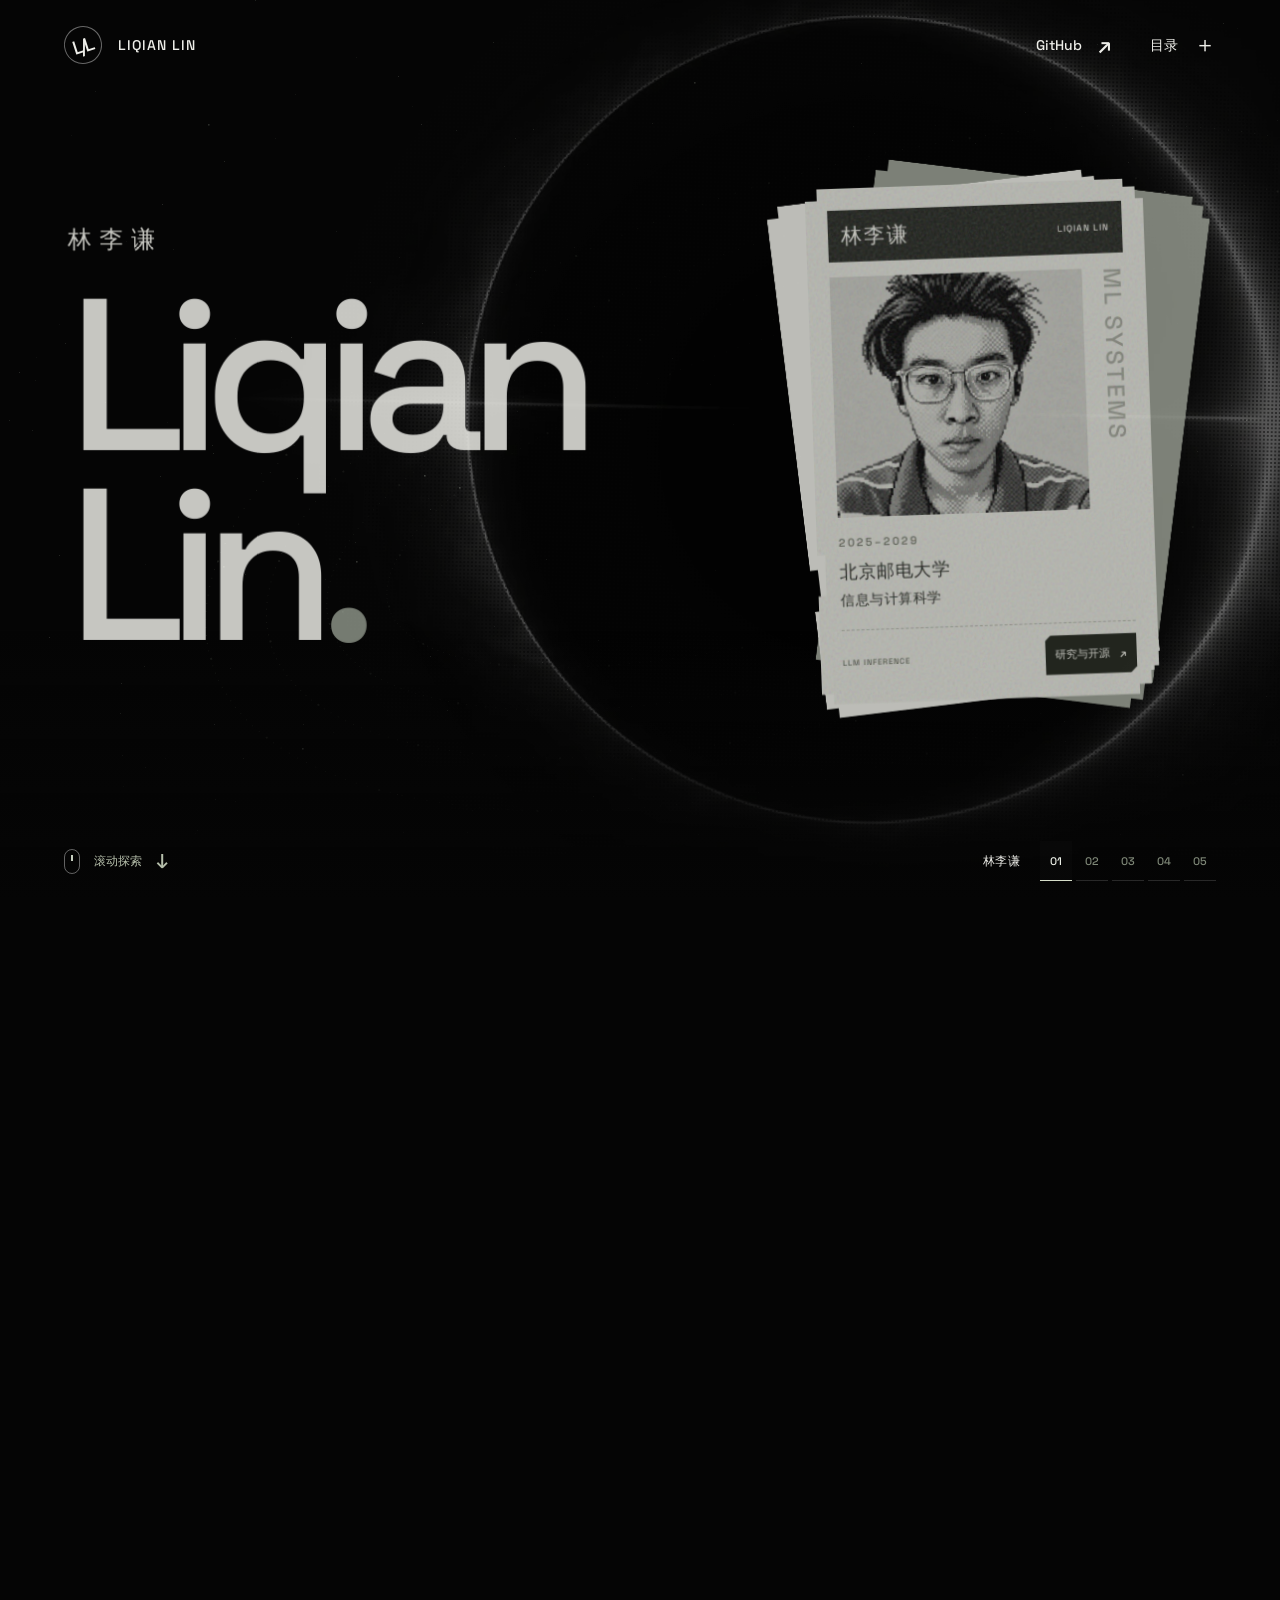
<file: index.html>
<!doctype html>
<html lang="zh-CN">
<head>
  <meta charset="utf-8">
  <meta name="viewport" content="width=device-width,initial-scale=1">
  <meta name="theme-color" content="#050505">
  <meta name="description" content="林李谦 Liqian Lin，北京邮电大学信息与计算科学专业。vLLM、Mooncake 开源贡献，KV Cache 研究与博客。">
  <title>林李谦 Liqian Lin</title>
  <link rel="icon" href="./favicon.svg" type="image/svg+xml">
  <link rel="preload" href="./space-grotesk.ttf" as="font" type="font/ttf" crossorigin>
  <link rel="stylesheet" href="./styles.css?v=6-terms">
  <script src="./script.js?v=6-paper" defer></script>
  <script src="./activity.js?v=6-polish" defer></script>
</head>
<body>
  <a class="skip-link" href="#home">跳到正文</a>
  <div class="universe" aria-hidden="true">
    <canvas id="star-field"></canvas>
    <div class="moon"><img src="./eclipse.webp" width="1672" height="941" alt=""><div class="moon-grain"></div></div>
    <div class="horizon"></div>
  </div>
  <header class="site-header">
    <a class="brand" href="#home" aria-label="林李谦 首页"><span class="brand-symbol" aria-hidden="true">L/L</span><span>LIQIAN LIN</span></a>
    <div class="header-actions"><a href="https://github.com/jacklin78911-collab" target="_blank" rel="noopener noreferrer">GitHub <span aria-hidden="true">↗</span></a><button id="index-toggle" aria-haspopup="dialog" aria-controls="site-index">目录 <span aria-hidden="true">＋</span></button></div>
  </header>

  <main class="chapters" aria-label="个人主页">
    <section class="chapter is-active" id="home" aria-labelledby="home-title" data-label="林李谦">
      <div class="chapter-content home-layout">
        <div class="hero-heading"><p class="kicker">林李谦</p><h1 id="home-title" aria-label="Liqian Lin">Liqian<br><span class="hero-surname">Lin<span class="name-period">.</span></span></h1></div>
        <div class="profile-scene">
          <div class="profile-stack">
            <div class="paper-layer paper-layer-back" aria-hidden="true"></div>
            <div class="paper-layer paper-layer-middle" aria-hidden="true"></div>
            <article class="profile-card" aria-label="林李谦的个人档案">
              <header class="profile-card-heading"><span>林李谦</span><small>LIQIAN LIN</small></header>
              <div class="profile-portrait"><img src="./portrait-halftone.webp" width="1122" height="1402" alt="林李谦的黑白网点肖像" fetchpriority="high"><span>ML SYSTEMS</span></div>
              <div class="profile-education"><p class="study-period">2025–2029</p><p class="profile-school">北京邮电大学</p><p>信息与计算科学</p></div>
              <footer class="profile-card-footer"><span>LLM INFERENCE</span><a href="#vllm">研究与开源 <span aria-hidden="true">↗</span></a></footer>
            </article>
          </div>
        </div>
      </div>
    </section>

    <section class="chapter" id="vllm" aria-labelledby="vllm-title" data-label="vLLM">
      <div class="chapter-content work-layout">
        <div class="work-heading"><p class="kicker">01 / OPEN SOURCE</p><h2 id="vllm-title">vLLM<span class="name-period">.</span></h2><p class="work-domain">KV OFFLOADING</p><div class="signal-diagram" aria-hidden="true"><span>REQUEST</span><i></i><span>CONTEXT</span><i></i><span>CACHE</span></div></div>
        <div class="work-copy vllm-copy">
          <h3 lang="en">Request Context for Cache Policies.</h3>
          <p class="description" lang="en">Pass ReqContext into CachePolicy.touch for CPU KV Cache offloading.</p>
          <a class="featured-contribution" href="https://github.com/vllm-project/vllm/pull/47744" target="_blank" rel="noopener noreferrer"><span><small>代表贡献 · 已合并 · #47744</small><strong lang="en">Pass ReqContext to CachePolicy.touch</strong></span><span class="featured-arrow" aria-hidden="true">↗</span></a>
          <div class="feed-heading"><span>最近动态</span><a href="https://github.com/vllm-project/vllm/pulls?q=is%3Apr+author%3Ajacklin78911-collab" target="_blank" rel="noopener noreferrer">全部贡献 <span aria-hidden="true">↗</span></a></div>
          <div class="feed" id="vllm-feed" aria-label="vLLM 最近动态"><a class="activity-row" href="https://github.com/vllm-project/vllm/pull/56836" target="_blank" rel="noopener noreferrer"><span class="activity-main"><strong>Bound unanswered P2P lookup waits</strong><small>#56836 · 2026.09.15</small></span><span class="pr-state open">进行中</span><span class="link-arrow" aria-hidden="true">↗</span></a></div>
          <details class="research-detail"><summary>研究与设计说明 <span aria-hidden="true">＋</span></summary><div><a class="inline-link" href="https://github.com/vllm-project/vllm/issues/45405" target="_blank" rel="noopener noreferrer">RFC #45405 <span lang="en">Request-aware KV Eviction</span><b aria-hidden="true">↗</b></a><p lang="en">KV Cache Tiering: on the controlled multi-turn workload in the report, prefix restoration reduced second-turn TTFT from 661 ms to 158 ms. Under the tested capacity limit, LRU / ARC did not restore the full prefix.</p><a class="inline-link" href="https://github.com/jacklin78911-collab/kv-cache-tiering-study/raw/main/kv-tiering-technical-report.pdf" target="_blank" rel="noopener noreferrer">技术报告 <b aria-hidden="true">↗</b></a><a class="inline-link" href="https://github.com/jacklin78911-collab/kv-cache-tiering-study" target="_blank" rel="noopener noreferrer">研究仓库 <b aria-hidden="true">↗</b></a></div></details>
          <p class="sync-status" id="vllm-sync" data-snapshot="2026.09.15">数据截至 2026.09.15</p>
        </div>
      </div>
    </section>

    <section class="chapter" id="mooncake" aria-labelledby="mooncake-title" data-label="Mooncake">
      <div class="chapter-content work-layout">
        <div class="work-heading"><p class="kicker">02 / OPEN SOURCE</p><h2 id="mooncake-title" class="moon-title">Moon<br>cake<span class="name-period">.</span></h2><p class="work-domain">TRANSFER ENGINE / TENT</p></div>
        <div class="work-copy">
          <h3>TCP 传输与资源管理。</h3>
          <p class="description">TCP 连接生命周期、并行通道、内存注册，以及传输任务的完成与回收。</p>
          <div class="feed" id="mooncake-feed" aria-label="Mooncake 最近贡献"><a class="activity-row" href="https://github.com/kvcache-ai/Mooncake/pull/4051" target="_blank" rel="noopener noreferrer"><span class="activity-main"><strong>[Bugfix] Fix GIL misuse in TENT Python guard exits</strong><small>#4051 · 2026.09.11</small></span><span class="pr-state open">进行中</span><span class="link-arrow" aria-hidden="true">↗</span></a><a class="activity-row" href="https://github.com/kvcache-ai/Mooncake/pull/4001" target="_blank" rel="noopener noreferrer"><span class="activity-main"><strong>[TENT] Fix standard TCP completion, permissions and task accounting</strong><small>#4001 · 2026.09.11</small></span><span class="pr-state merged">已合并</span><span class="link-arrow" aria-hidden="true">↗</span></a><a class="activity-row" href="https://github.com/kvcache-ai/Mooncake/pull/4002" target="_blank" rel="noopener noreferrer"><span class="activity-main"><strong>[TENT] Revoke registrations removed by failed batch rollback</strong><small>#4002 · 2026.09.11</small></span><span class="pr-state merged">已合并</span><span class="link-arrow" aria-hidden="true">↗</span></a></div>
          <a class="inline-link" href="https://github.com/kvcache-ai/Mooncake/pulls?q=is%3Apr+author%3Ajacklin78911-collab" target="_blank" rel="noopener noreferrer">全部贡献 <b aria-hidden="true">↗</b></a>
          <p class="sync-status" id="mooncake-sync" data-snapshot="2026.09.11">数据截至 2026.09.11</p>
        </div>
      </div>
    </section>

    <section class="chapter" id="glossa" aria-labelledby="glossa-title" data-label="Glossa">
      <div class="chapter-content work-layout">
        <div class="work-heading"><p class="kicker">03 / PROJECT</p><h2 id="glossa-title">Glossa<span class="name-period">.</span></h2><p class="work-domain">CHROME EXTENSION</p><span class="glossa-glyph" aria-hidden="true">[ g ]</span></div>
        <div class="work-copy glossa-copy"><p class="section-label">论文阅读工具</p><h3>阅读批注与<br>多模型提问。</h3><p class="description">保存原文与追问，回溯阅读来源；将问题带到多个模型的网页中讨论。</p><div class="glossa-example" aria-hidden="true"><span>01</span><div><span class="quote-line"></span><span class="quote-line short"></span><i></i><span class="question-line">?</span><span class="source-line">↗ source</span></div></div><a class="solid-link" href="https://github.com/jacklin78911-collab/glossa-github-repo" target="_blank" rel="noopener noreferrer">源码与安装 <span aria-hidden="true">↗</span></a></div>
      </div>
    </section>

    <section class="chapter" id="blog" aria-labelledby="blog-title" data-label="博客">
      <div class="chapter-content work-layout">
        <div class="work-heading"><p class="kicker">04 / BLOG</p><h2 id="blog-title">Notes<span class="name-period">.</span></h2><p class="work-domain">博客</p></div>
        <div class="work-copy blog-copy"><div class="blog-heading"><span>文章</span><span id="post-count">01</span></div><div id="posts"><a class="post-row" href="./choosing-research-topics.html"><small>2026.09.15</small><h3>给 idea 办葬礼之前</h3><p>从 ASRO 奖励、残差分支到 KV 压缩与 GPU 调度，翻一翻最近的选题记录：哪些被实验劝退，哪些输给简单基线，哪些还不能下结论。</p></a></div><a class="inline-link blog-github" href="https://github.com/jacklin78911-collab" target="_blank" rel="noopener noreferrer">@jacklin78911-collab <b aria-hidden="true">↗</b></a></div>
      </div>
    </section>
  </main>

  <footer class="scene-footer"><button class="next-scene" id="next-scene"><span class="wheel-icon" aria-hidden="true"><i></i></span><span id="scroll-label">滚动探索</span><span aria-hidden="true">↓</span></button><div class="scene-position"><span id="current-label">林李谦</span><nav class="chapter-nav" aria-label="章节快捷导航"><a href="#home" aria-label="首页" data-label="首页">01</a><a href="#vllm" aria-label="vLLM" data-label="vLLM">02</a><a href="#mooncake" aria-label="Mooncake" data-label="Mooncake">03</a><a href="#glossa" aria-label="Glossa" data-label="Glossa">04</a><a href="#blog" aria-label="博客" data-label="博客">05</a></nav></div></footer>
  <dialog id="site-index" aria-labelledby="index-title"><div class="index-heading"><span id="index-title">目录</span><button id="index-close" aria-label="关闭目录">×</button></div><nav aria-label="章节导航"><a href="#home"><span>00</span>林李谦</a><a href="#vllm"><span>01</span>vLLM</a><a href="#mooncake"><span>02</span>Mooncake</a><a href="#glossa"><span>03</span>Glossa</a><a href="#blog"><span>04</span>博客</a></nav></dialog>
  <noscript><style>#index-toggle,.scene-footer{display:none}.chapter{min-height:100svh}.universe{opacity:.35}</style></noscript>
</body>
</html>
</file>
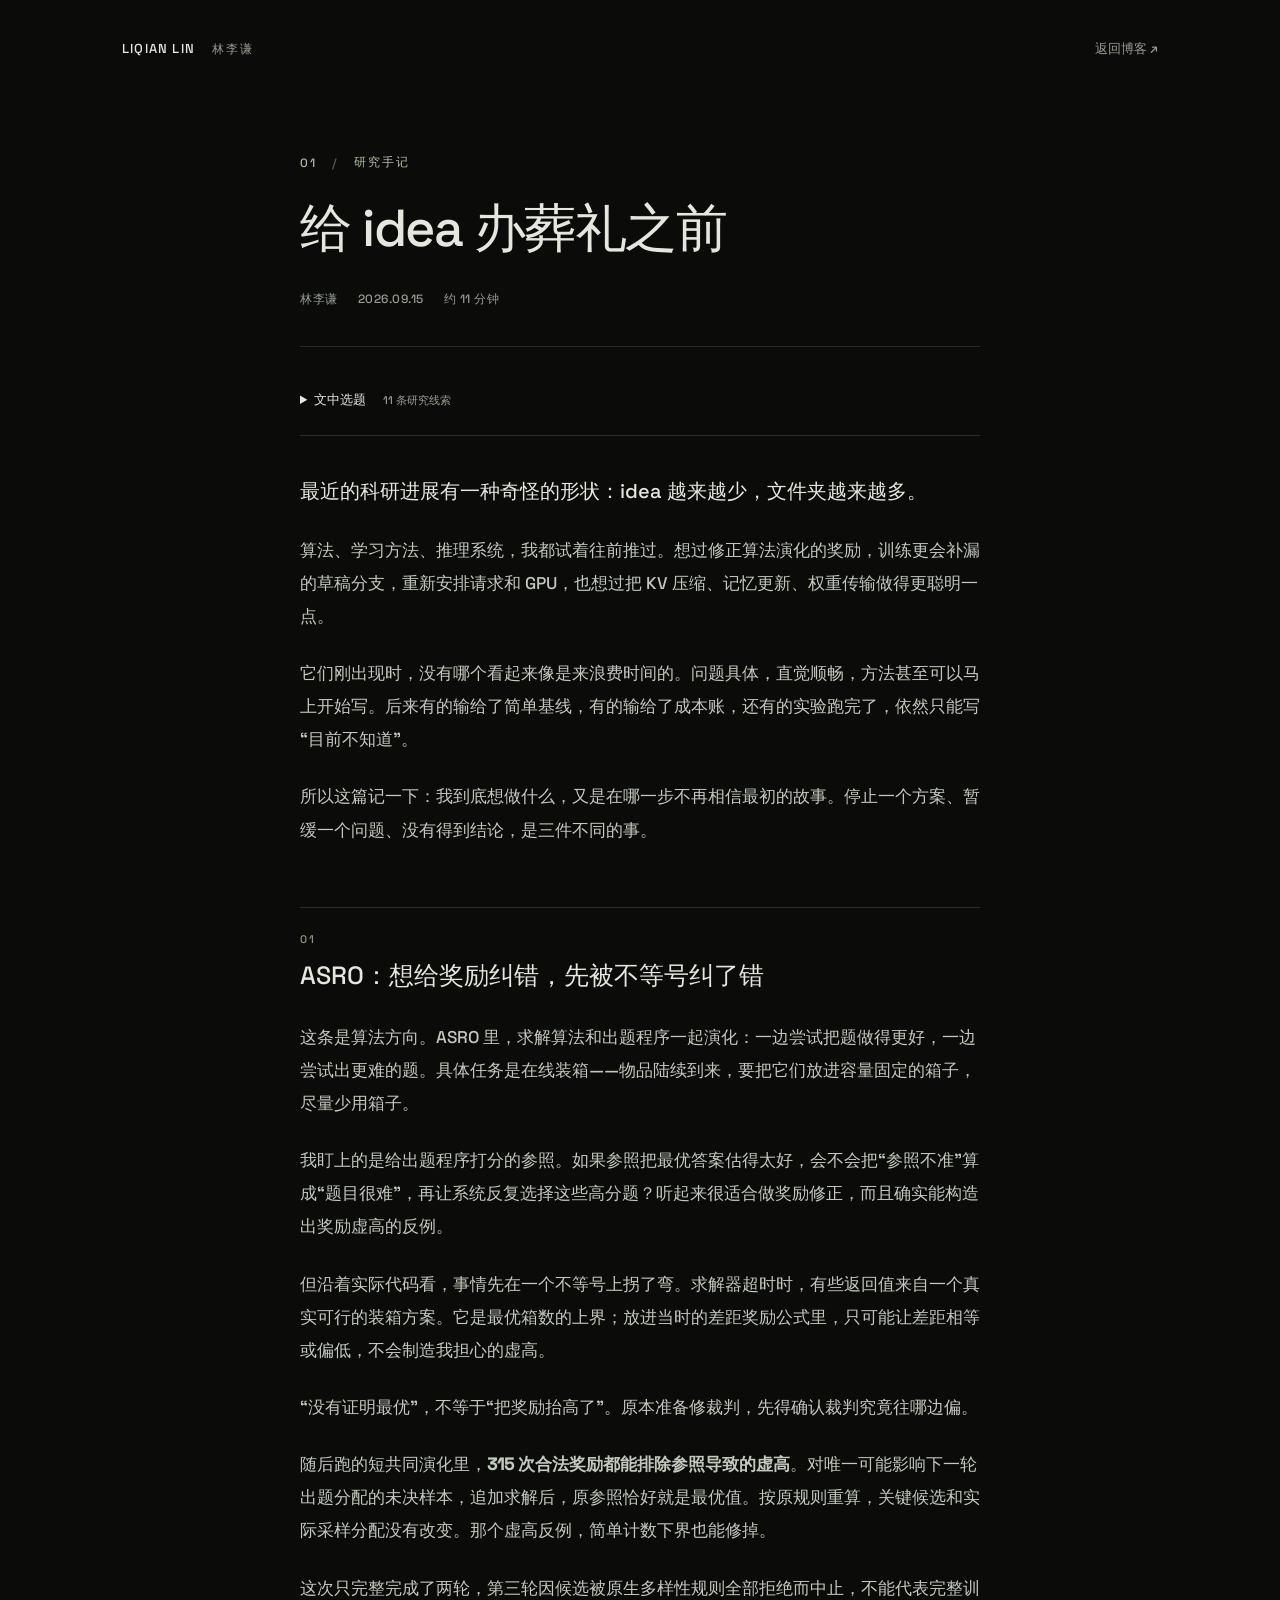
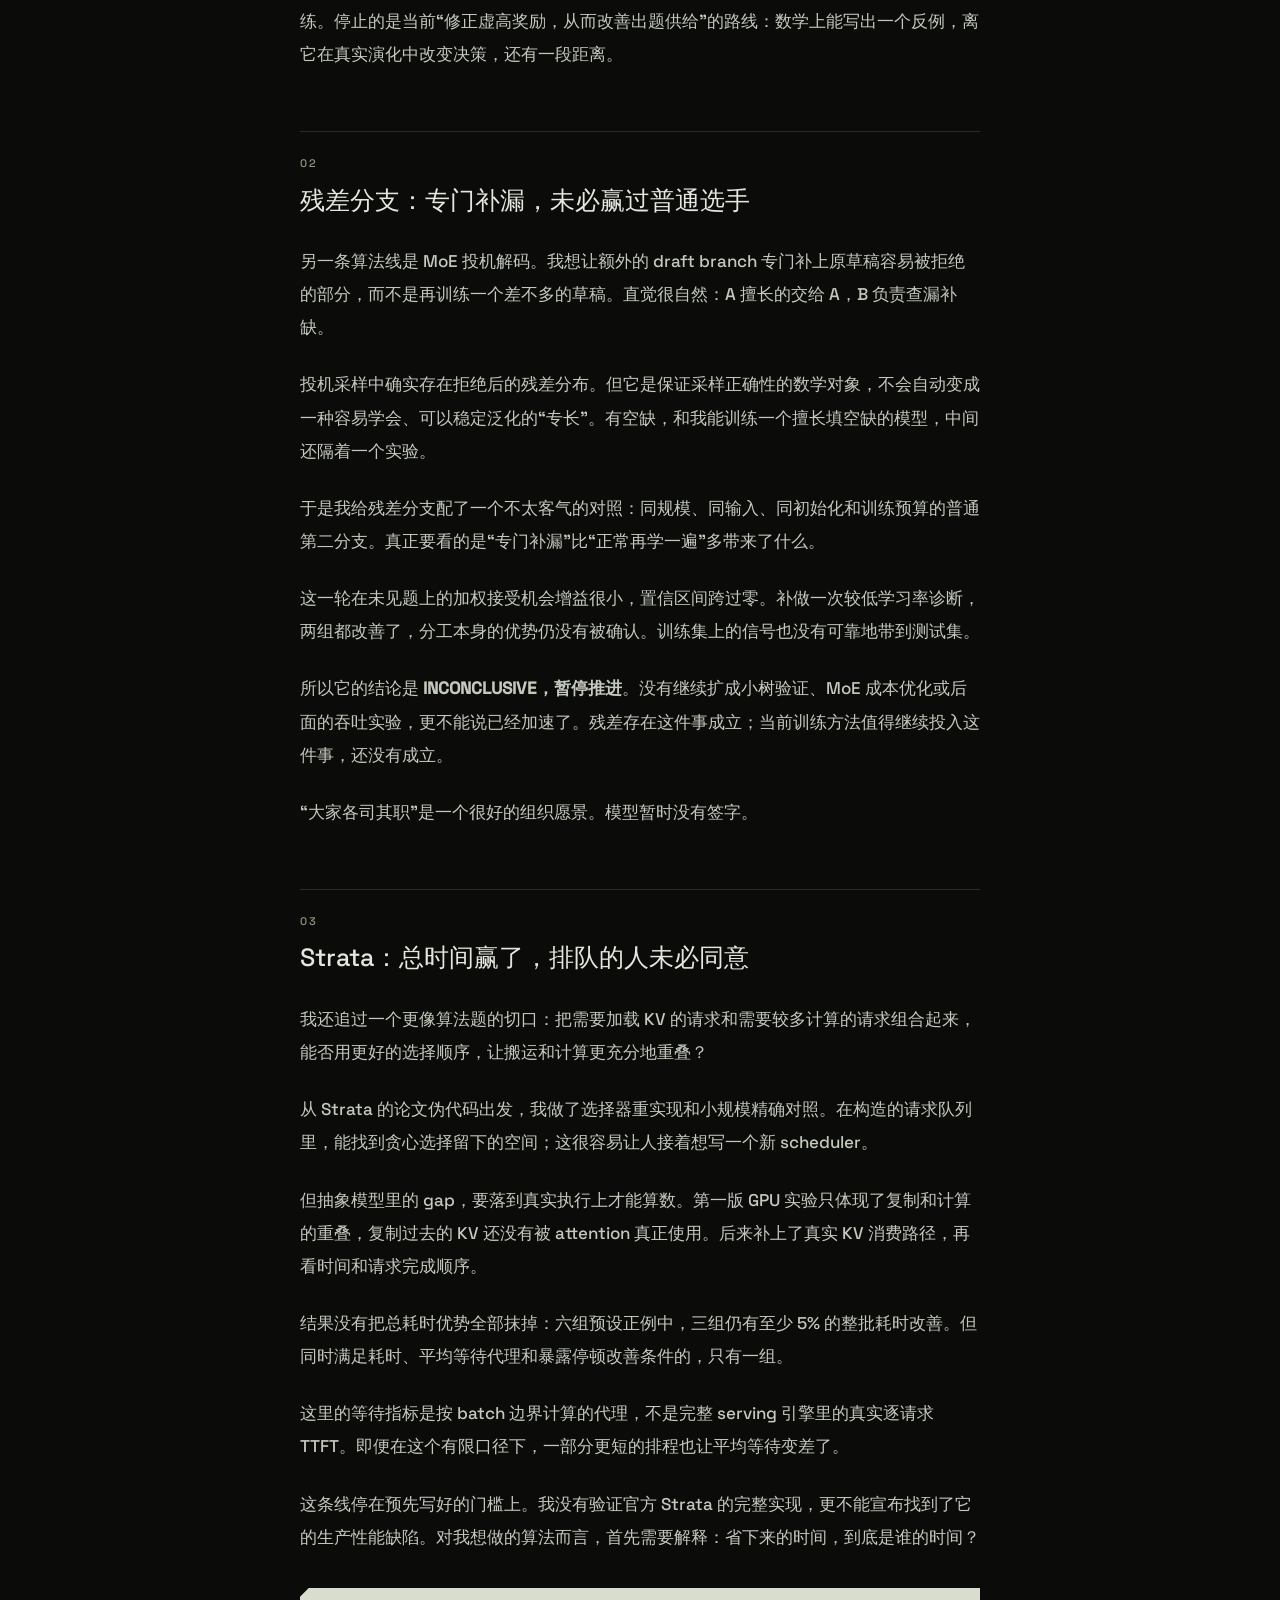
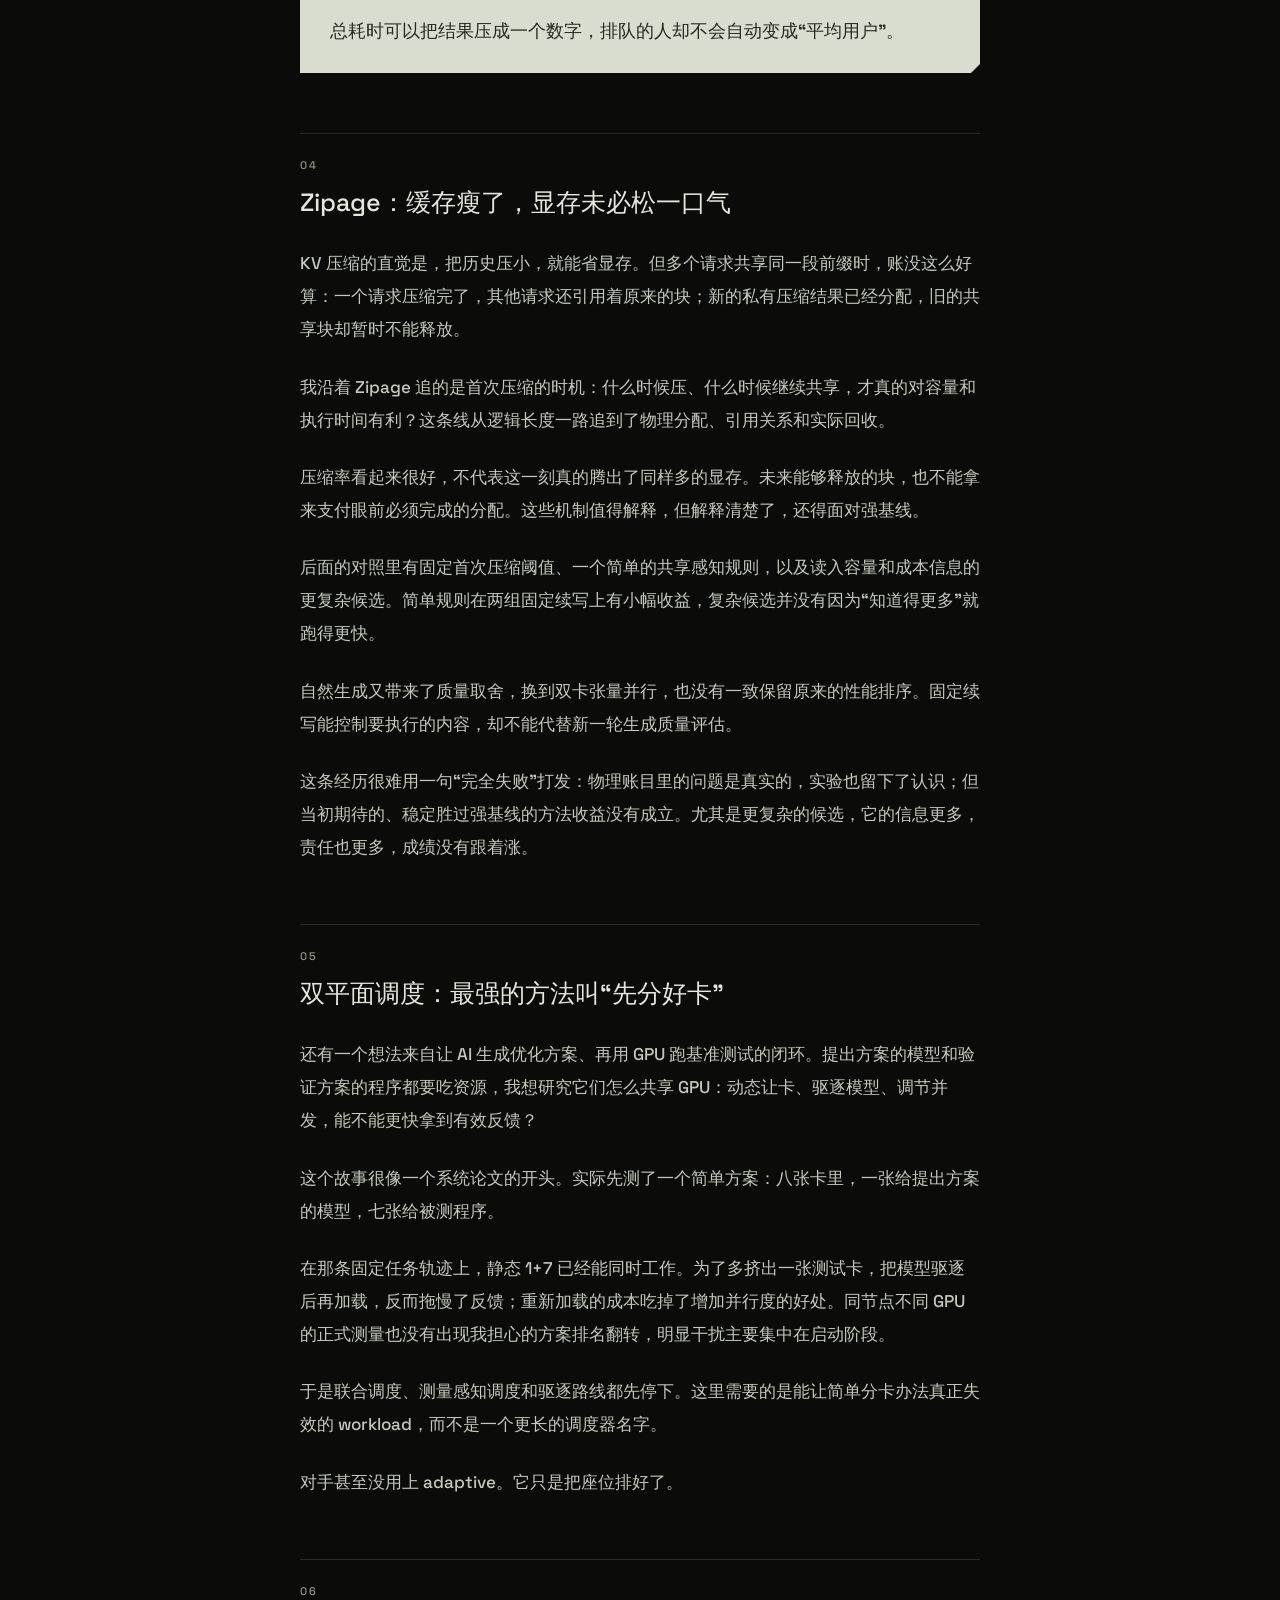
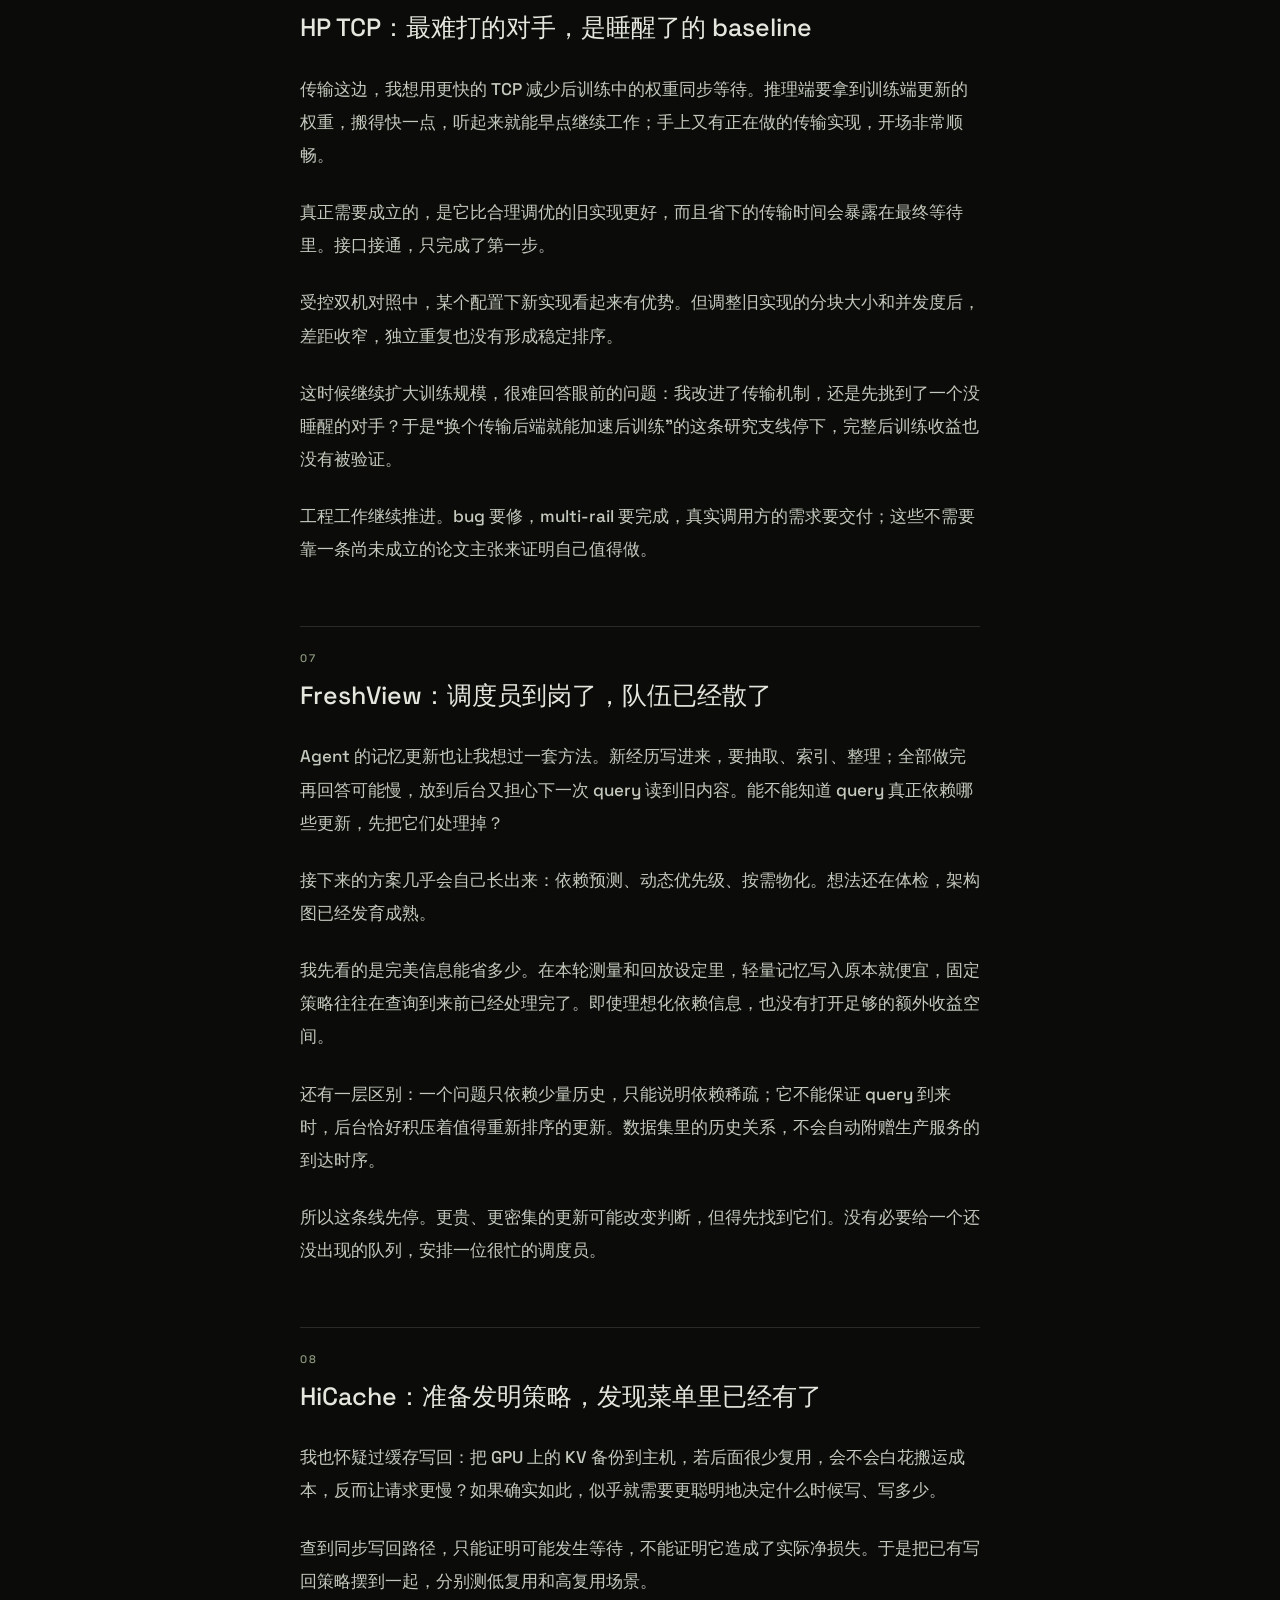
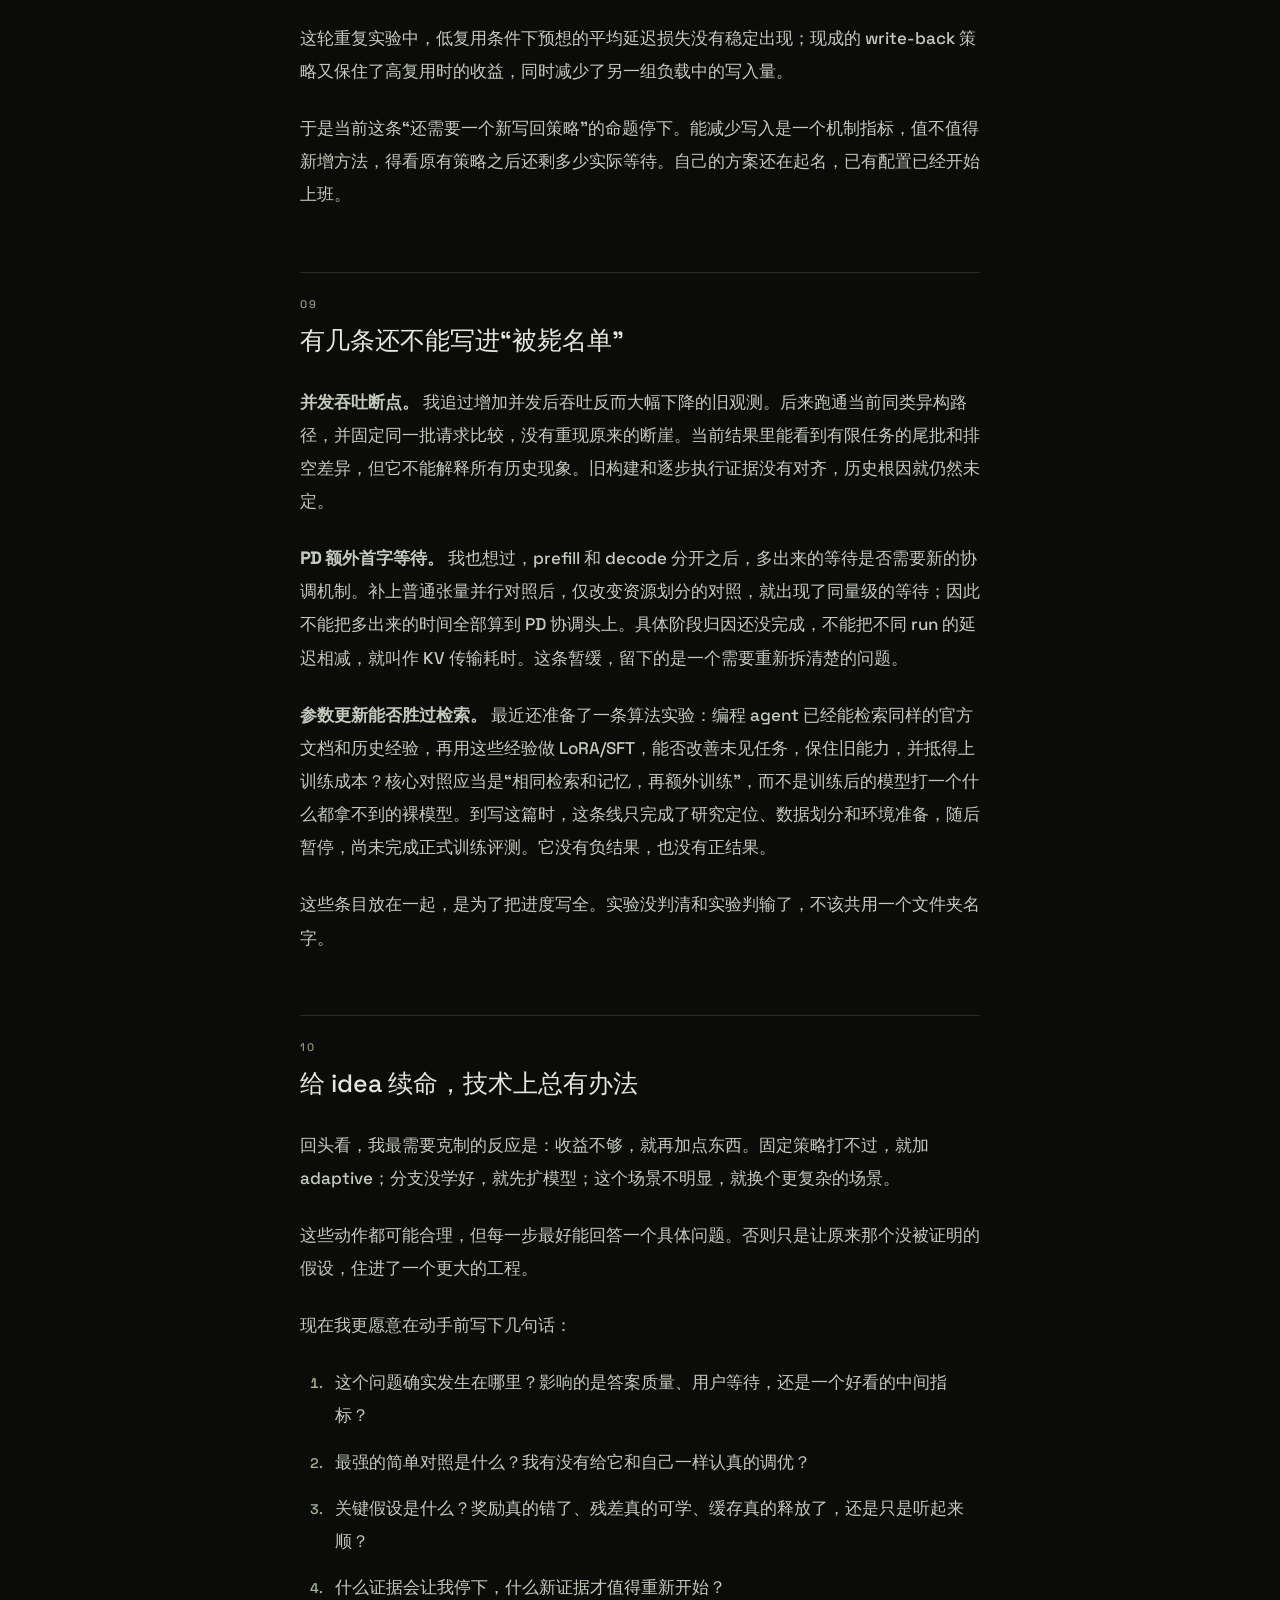
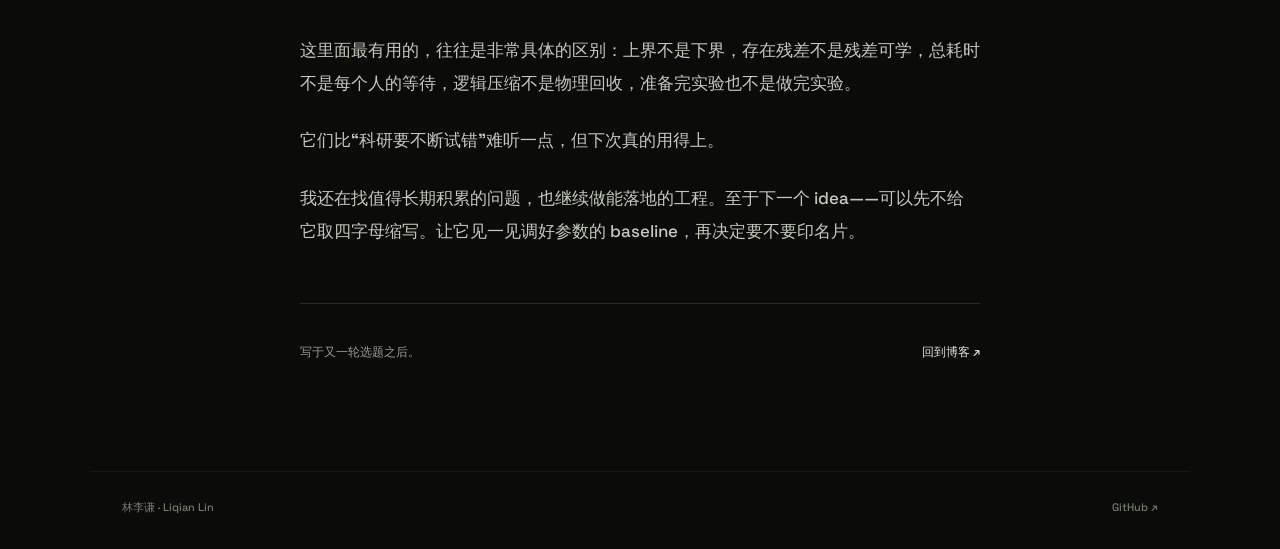
<file: choosing-research-topics.html>
<!doctype html>
<html lang="zh-CN">
<head>
  <meta charset="utf-8">
  <meta name="viewport" content="width=device-width,initial-scale=1">
  <meta name="theme-color" content="#0b0c0a">
  <meta name="description" content="从 ASRO 奖励、残差分支到 KV 压缩与 GPU 调度，翻一翻最近的选题记录：哪些被实验劝退，哪些输给简单基线，哪些还不能下结论。">
  <meta property="og:type" content="article">
  <meta property="og:title" content="给 idea 办葬礼之前">
  <meta property="og:description" content="从 ASRO 奖励、残差分支到 KV 压缩与 GPU 调度，翻一翻最近的选题记录：哪些被实验劝退，哪些输给简单基线，哪些还不能下结论。">
  <title>给 idea 办葬礼之前 — 林李谦</title>
  <link rel="canonical" href="https://jacklin78911-collab.github.io/choosing-research-topics.html">
  <link rel="icon" href="./favicon.svg" type="image/svg+xml">
  <link rel="stylesheet" href="./article.css?v=2">
</head>
<body>
  <a class="skip-link" href="#article">跳到正文</a>
  <header class="article-nav"><a class="author" href="./index.html#home">LIQIAN LIN<span>林李谦</span></a><a href="./index.html#blog">返回博客 <span aria-hidden="true">↗</span></a></header>
  <main class="article-shell" id="article">
    <article>
      <header class="article-heading">
        <p class="article-kicker">01 <span aria-hidden="true">/</span> 研究手记</p>
        <h1>给 idea 办葬礼之前</h1>
        <p class="article-meta"><span>林李谦</span><time datetime="2026-09-15">2026.09.15</time><span>约 11 分钟</span></p>
      </header>
      <details class="article-toc"><summary>文中选题 <span>11 条研究线索</span></summary><nav aria-label="文章目录"><a href="#asro">ASRO 奖励误差</a><a href="#inconclusive">残差分支</a><a href="#strata">Strata 调度</a><a href="#zipage">Zipage 压缩</a><a href="#dual-plane">双平面调度</a><a href="#baseline">HP TCP 传输</a><a href="#upper-bound">FreshView 记忆更新</a><a href="#hicache">HiCache 写回</a><a href="#pending">暂缓与未完成的选题</a><a href="#stop">留下的判断</a></nav></details>
      <div class="article-content">
<p>最近的科研进展有一种奇怪的形状：idea 越来越少，文件夹越来越多。</p>
<p>算法、学习方法、推理系统，我都试着往前推过。想过修正算法演化的奖励，训练更会补漏的草稿分支，重新安排请求和 GPU，也想过把 KV 压缩、记忆更新、权重传输做得更聪明一点。</p>
<p>它们刚出现时，没有哪个看起来像是来浪费时间的。问题具体，直觉顺畅，方法甚至可以马上开始写。后来有的输给了简单基线，有的输给了成本账，还有的实验跑完了，依然只能写“目前不知道”。</p>
<p>所以这篇记一下：我到底想做什么，又是在哪一步不再相信最初的故事。停止一个方案、暂缓一个问题、没有得到结论，是三件不同的事。</p>
<h2 id="asro">ASRO：想给奖励纠错，先被不等号纠了错</h2>
<p>这条是算法方向。ASRO 里，求解算法和出题程序一起演化：一边尝试把题做得更好，一边尝试出更难的题。具体任务是在线装箱——物品陆续到来，要把它们放进容量固定的箱子，尽量少用箱子。</p>
<p>我盯上的是给出题程序打分的参照。如果参照把最优答案估得太好，会不会把“参照不准”算成“题目很难”，再让系统反复选择这些高分题？听起来很适合做奖励修正，而且确实能构造出奖励虚高的反例。</p>
<p>但沿着实际代码看，事情先在一个不等号上拐了弯。求解器超时时，有些返回值来自一个真实可行的装箱方案。它是最优箱数的上界；放进当时的差距奖励公式里，只可能让差距相等或偏低，不会制造我担心的虚高。</p>
<p>“没有证明最优”，不等于“把奖励抬高了”。原本准备修裁判，先得确认裁判究竟往哪边偏。</p>
<p>随后跑的短共同演化里，<strong>315 次合法奖励都能排除参照导致的虚高</strong>。对唯一可能影响下一轮出题分配的未决样本，追加求解后，原参照恰好就是最优值。按原规则重算，关键候选和实际采样分配没有改变。那个虚高反例，简单计数下界也能修掉。</p>
<p>这次只完整完成了两轮，第三轮因候选被原生多样性规则全部拒绝而中止，不能代表完整训练。停止的是当前“修正虚高奖励，从而改善出题供给”的路线：数学上能写出一个反例，离它在真实演化中改变决策，还有一段距离。</p>
<h2 id="inconclusive">残差分支：专门补漏，未必赢过普通选手</h2>
<p>另一条算法线是 MoE 投机解码。我想让额外的 draft branch 专门补上原草稿容易被拒绝的部分，而不是再训练一个差不多的草稿。直觉很自然：A 擅长的交给 A，B 负责查漏补缺。</p>
<p>投机采样中确实存在拒绝后的残差分布。但它是保证采样正确性的数学对象，不会自动变成一种容易学会、可以稳定泛化的“专长”。有空缺，和我能训练一个擅长填空缺的模型，中间还隔着一个实验。</p>
<p>于是我给残差分支配了一个不太客气的对照：同规模、同输入、同初始化和训练预算的普通第二分支。真正要看的是“专门补漏”比“正常再学一遍”多带来了什么。</p>
<p>这一轮在未见题上的加权接受机会增益很小，置信区间跨过零。补做一次较低学习率诊断，两组都改善了，分工本身的优势仍没有被确认。训练集上的信号也没有可靠地带到测试集。</p>
<p>所以它的结论是 <strong>INCONCLUSIVE，暂停推进</strong>。没有继续扩成小树验证、MoE 成本优化或后面的吞吐实验，更不能说已经加速了。残差存在这件事成立；当前训练方法值得继续投入这件事，还没有成立。</p>
<p>“大家各司其职”是一个很好的组织愿景。模型暂时没有签字。</p>
<h2 id="strata">Strata：总时间赢了，排队的人未必同意</h2>
<p>我还追过一个更像算法题的切口：把需要加载 KV 的请求和需要较多计算的请求组合起来，能否用更好的选择顺序，让搬运和计算更充分地重叠？</p>
<p>从 Strata 的论文伪代码出发，我做了选择器重实现和小规模精确对照。在构造的请求队列里，能找到贪心选择留下的空间；这很容易让人接着想写一个新 scheduler。</p>
<p>但抽象模型里的 gap，要落到真实执行上才能算数。第一版 GPU 实验只体现了复制和计算的重叠，复制过去的 KV 还没有被 attention 真正使用。后来补上了真实 KV 消费路径，再看时间和请求完成顺序。</p>
<p>结果没有把总耗时优势全部抹掉：六组预设正例中，三组仍有至少 5% 的整批耗时改善。但同时满足耗时、平均等待代理和暴露停顿改善条件的，只有一组。</p>
<p>这里的等待指标是按 batch 边界计算的代理，不是完整 serving 引擎里的真实逐请求 TTFT。即便在这个有限口径下，一部分更短的排程也让平均等待变差了。</p>
<p>这条线停在预先写好的门槛上。我没有验证官方 Strata 的完整实现，更不能宣布找到了它的生产性能缺陷。对我想做的算法而言，首先需要解释：省下来的时间，到底是谁的时间？</p>
<blockquote><p>总耗时可以把结果压成一个数字，排队的人却不会自动变成“平均用户”。</p></blockquote>
<h2 id="zipage">Zipage：缓存瘦了，显存未必松一口气</h2>
<p>KV 压缩的直觉是，把历史压小，就能省显存。但多个请求共享同一段前缀时，账没这么好算：一个请求压缩完了，其他请求还引用着原来的块；新的私有压缩结果已经分配，旧的共享块却暂时不能释放。</p>
<p>我沿着 Zipage 追的是首次压缩的时机：什么时候压、什么时候继续共享，才真的对容量和执行时间有利？这条线从逻辑长度一路追到了物理分配、引用关系和实际回收。</p>
<p>压缩率看起来很好，不代表这一刻真的腾出了同样多的显存。未来能够释放的块，也不能拿来支付眼前必须完成的分配。这些机制值得解释，但解释清楚了，还得面对强基线。</p>
<p>后面的对照里有固定首次压缩阈值、一个简单的共享感知规则，以及读入容量和成本信息的更复杂候选。简单规则在两组固定续写上有小幅收益，复杂候选并没有因为“知道得更多”就跑得更快。</p>
<p>自然生成又带来了质量取舍，换到双卡张量并行，也没有一致保留原来的性能排序。固定续写能控制要执行的内容，却不能代替新一轮生成质量评估。</p>
<p>这条经历很难用一句“完全失败”打发：物理账目里的问题是真实的，实验也留下了认识；但当初期待的、稳定胜过强基线的方法收益没有成立。尤其是更复杂的候选，它的信息更多，责任也更多，成绩没有跟着涨。</p>
<h2 id="dual-plane">双平面调度：最强的方法叫“先分好卡”</h2>
<p>还有一个想法来自让 AI 生成优化方案、再用 GPU 跑基准测试的闭环。提出方案的模型和验证方案的程序都要吃资源，我想研究它们怎么共享 GPU：动态让卡、驱逐模型、调节并发，能不能更快拿到有效反馈？</p>
<p>这个故事很像一个系统论文的开头。实际先测了一个简单方案：八张卡里，一张给提出方案的模型，七张给被测程序。</p>
<p>在那条固定任务轨迹上，静态 1+7 已经能同时工作。为了多挤出一张测试卡，把模型驱逐后再加载，反而拖慢了反馈；重新加载的成本吃掉了增加并行度的好处。同节点不同 GPU 的正式测量也没有出现我担心的方案排名翻转，明显干扰主要集中在启动阶段。</p>
<p>于是联合调度、测量感知调度和驱逐路线都先停下。这里需要的是能让简单分卡办法真正失效的 workload，而不是一个更长的调度器名字。</p>
<p>对手甚至没用上 adaptive。它只是把座位排好了。</p>
<h2 id="baseline">HP TCP：最难打的对手，是睡醒了的 baseline</h2>
<p>传输这边，我想用更快的 TCP 减少后训练中的权重同步等待。推理端要拿到训练端更新的权重，搬得快一点，听起来就能早点继续工作；手上又有正在做的传输实现，开场非常顺畅。</p>
<p>真正需要成立的，是它比合理调优的旧实现更好，而且省下的传输时间会暴露在最终等待里。接口接通，只完成了第一步。</p>
<p>受控双机对照中，某个配置下新实现看起来有优势。但调整旧实现的分块大小和并发度后，差距收窄，独立重复也没有形成稳定排序。</p>
<p>这时候继续扩大训练规模，很难回答眼前的问题：我改进了传输机制，还是先挑到了一个没睡醒的对手？于是“换个传输后端就能加速后训练”的这条研究支线停下，完整后训练收益也没有被验证。</p>
<p>工程工作继续推进。bug 要修，multi-rail 要完成，真实调用方的需求要交付；这些不需要靠一条尚未成立的论文主张来证明自己值得做。</p>
<h2 id="upper-bound">FreshView：调度员到岗了，队伍已经散了</h2>
<p>Agent 的记忆更新也让我想过一套方法。新经历写进来，要抽取、索引、整理；全部做完再回答可能慢，放到后台又担心下一次 query 读到旧内容。能不能知道 query 真正依赖哪些更新，先把它们处理掉？</p>
<p>接下来的方案几乎会自己长出来：依赖预测、动态优先级、按需物化。想法还在体检，架构图已经发育成熟。</p>
<p>我先看的是完美信息能省多少。在本轮测量和回放设定里，轻量记忆写入原本就便宜，固定策略往往在查询到来前已经处理完了。即使理想化依赖信息，也没有打开足够的额外收益空间。</p>
<p>还有一层区别：一个问题只依赖少量历史，只能说明依赖稀疏；它不能保证 query 到来时，后台恰好积压着值得重新排序的更新。数据集里的历史关系，不会自动附赠生产服务的到达时序。</p>
<p>所以这条线先停。更贵、更密集的更新可能改变判断，但得先找到它们。没有必要给一个还没出现的队列，安排一位很忙的调度员。</p>
<h2 id="hicache">HiCache：准备发明策略，发现菜单里已经有了</h2>
<p>我也怀疑过缓存写回：把 GPU 上的 KV 备份到主机，若后面很少复用，会不会白花搬运成本，反而让请求更慢？如果确实如此，似乎就需要更聪明地决定什么时候写、写多少。</p>
<p>查到同步写回路径，只能证明可能发生等待，不能证明它造成了实际净损失。于是把已有写回策略摆到一起，分别测低复用和高复用场景。</p>
<p>这轮重复实验中，低复用条件下预想的平均延迟损失没有稳定出现；现成的 write-back 策略又保住了高复用时的收益，同时减少了另一组负载中的写入量。</p>
<p>于是当前这条“还需要一个新写回策略”的命题停下。能减少写入是一个机制指标，值不值得新增方法，得看原有策略之后还剩多少实际等待。自己的方案还在起名，已有配置已经开始上班。</p>
<h2 id="pending">有几条还不能写进“被毙名单”</h2>
<p><strong>并发吞吐断点。</strong> 我追过增加并发后吞吐反而大幅下降的旧观测。后来跑通当前同类异构路径，并固定同一批请求比较，没有重现原来的断崖。当前结果里能看到有限任务的尾批和排空差异，但它不能解释所有历史现象。旧构建和逐步执行证据没有对齐，历史根因就仍然未定。</p>
<p><strong>PD 额外首字等待。</strong> 我也想过，prefill 和 decode 分开之后，多出来的等待是否需要新的协调机制。补上普通张量并行对照后，仅改变资源划分的对照，就出现了同量级的等待；因此不能把多出来的时间全部算到 PD 协调头上。具体阶段归因还没完成，不能把不同 run 的延迟相减，就叫作 KV 传输耗时。这条暂缓，留下的是一个需要重新拆清楚的问题。</p>
<p><strong>参数更新能否胜过检索。</strong> 最近还准备了一条算法实验：编程 agent 已经能检索同样的官方文档和历史经验，再用这些经验做 LoRA/SFT，能否改善未见任务，保住旧能力，并抵得上训练成本？核心对照应当是“相同检索和记忆，再额外训练”，而不是训练后的模型打一个什么都拿不到的裸模型。到写这篇时，这条线只完成了研究定位、数据划分和环境准备，随后暂停，尚未完成正式训练评测。它没有负结果，也没有正结果。</p>
<p>这些条目放在一起，是为了把进度写全。实验没判清和实验判输了，不该共用一个文件夹名字。</p>
<h2 id="stop">给 idea 续命，技术上总有办法</h2>
<p>回头看，我最需要克制的反应是：收益不够，就再加点东西。固定策略打不过，就加 adaptive；分支没学好，就先扩模型；这个场景不明显，就换个更复杂的场景。</p>
<p>这些动作都可能合理，但每一步最好能回答一个具体问题。否则只是让原来那个没被证明的假设，住进了一个更大的工程。</p>
<p>现在我更愿意在动手前写下几句话：</p>
<ol>
  <li>这个问题确实发生在哪里？影响的是答案质量、用户等待，还是一个好看的中间指标？</li>
  <li>最强的简单对照是什么？我有没有给它和自己一样认真的调优？</li>
  <li>关键假设是什么？奖励真的错了、残差真的可学、缓存真的释放了，还是只是听起来顺？</li>
  <li>什么证据会让我停下，什么新证据才值得重新开始？</li>
</ol>
<p>这里面最有用的，往往是非常具体的区别：上界不是下界，存在残差不是残差可学，总耗时不是每个人的等待，逻辑压缩不是物理回收，准备完实验也不是做完实验。</p>
<p>它们比“科研要不断试错”难听一点，但下次真的用得上。</p>
<p>我还在找值得长期积累的问题，也继续做能落地的工程。至于下一个 idea——可以先不给它取四字母缩写。让它见一见调好参数的 baseline，再决定要不要印名片。</p>
      </div>
      <footer class="article-end"><span>写于又一轮选题之后。</span><a href="./index.html#blog">回到博客 <span aria-hidden="true">↗</span></a></footer>
    </article>
  </main>
  <footer class="site-credit">林李谦 · Liqian Lin <a href="https://github.com/jacklin78911-collab" target="_blank" rel="noopener noreferrer">GitHub ↗</a></footer>
</body>
</html>
</file>
<file: styles.css>
@font-face{font-family:Space Grotesk;src:url('./space-grotesk.ttf') format('truetype');font-weight:500;font-style:normal;font-display:swap}
:root{color-scheme:dark;--paper:#eeeee9;--muted:#92948f;--line:#ffffff26;--gutter:clamp(24px,5vw,90px);--font:"Space Grotesk","PingFang SC","Microsoft YaHei",sans-serif}
*{box-sizing:border-box}
html{background:#050505;scrollbar-width:none}html::-webkit-scrollbar{display:none}
body{margin:0;color:var(--paper);font-family:var(--font);font-weight:400;-webkit-font-smoothing:antialiased;background:#050505}
a{color:inherit;text-decoration:none}button{font:inherit;color:inherit;background:none;border:0;cursor:pointer}button,a{-webkit-tap-highlight-color:transparent}::selection{background:#eee;color:#111}
button:focus-visible,a:focus-visible,summary:focus-visible{outline:2px solid #f7f7f0;outline-offset:6px}
.skip-link{position:fixed;left:24px;top:10px;z-index:50;background:white;color:black;padding:12px 18px;transform:translateY(-180%)}.skip-link:focus{transform:none}
.site-header{position:fixed;top:0;left:var(--gutter);right:var(--gutter);height:90px;z-index:20;display:flex;align-items:center;justify-content:space-between}
.brand{display:flex;align-items:center;gap:16px;font-size:14px;letter-spacing:1px}.brand-symbol{font-size:19px;letter-spacing:-3px;border:1px solid #ffffff65;border-radius:50%;width:38px;height:38px;display:grid;place-items:center;padding-right:3px;transform:rotate(-18deg)}
.header-actions{display:flex;align-items:center;gap:38px;font-size:14px}.header-actions a,.header-actions button{display:flex;align-items:center;gap:16px;padding:12px 0}.header-actions span{font-size:22px}
.universe{position:fixed;inset:0;overflow:hidden;pointer-events:none;isolation:isolate}
#star-field{position:absolute;inset:0;width:100%;height:100%;opacity:.85}
.moon{position:absolute;width:110vw;height:110vw;left:72%;top:49%;transform:translate(-50%,-50%);will-change:transform,opacity;mask-image:radial-gradient(ellipse,black 15%,transparent 66%)}
.moon img{position:absolute;width:178%;height:auto;left:50%;top:50%;transform:translate(-50%,-50%);max-width:none;opacity:.86}
.moon-grain{position:absolute;inset:0;background-image:radial-gradient(#050505 1.3px,transparent 1.5px);background-size:4px 4px;mask-image:radial-gradient(circle,transparent 12%,black 55%,transparent 68%);opacity:.75}
.horizon{position:absolute;left:0;right:0;bottom:0;height:30%;background:linear-gradient(0deg,#050505,transparent)}
.chapter{position:relative;min-height:100svh;display:flex;align-items:center;justify-content:center}
.chapter-content{position:relative;width:calc(100% - var(--gutter)*2);height:calc(100svh - 190px);min-height:340px;margin:auto}
.home-layout{display:flex;align-items:center}
.hero-heading .kicker{font-size:24px;letter-spacing:8px;margin-bottom:24px;color:#ecece5}
h1{font-size:clamp(100px,min(17vw,26vh),240px);font-weight:500;letter-spacing:-.085em;line-height:.88;margin:0}
.name-period{color:#8d9488}
.profile-scene{position:absolute;right:5%;width:clamp(250px,28vw,340px)}
.profile-stack{position:relative;transition:transform .35s cubic-bezier(.2,.75,.2,1);--paper-edge:polygon(0 12px,12px 12px,12px 0,calc(100% - 20px) 0,calc(100% - 20px) 8px,calc(100% - 8px) 8px,calc(100% - 8px) 20px,100% 20px,100% calc(100% - 28px),calc(100% - 8px) calc(100% - 28px),calc(100% - 8px) calc(100% - 10px),calc(100% - 20px) calc(100% - 10px),calc(100% - 20px) 100%,12px 100%,12px calc(100% - 10px),0 calc(100% - 10px),0 79%,8px 79%,8px 71%,0 71%)}
.paper-layer,.profile-card{clip-path:var(--paper-edge);transform-origin:50% 70%}
.paper-layer{position:absolute;inset:0;transition:transform .45s cubic-bezier(.2,.75,.2,1)}
.paper-layer-back{transform:translate(15px,-8px) rotate(7deg);background:#969b90}
.paper-layer-middle{transform:translate(-9px,1px) rotate(-7deg);background:#e2e3dc}
.profile-card{position:relative;margin:0;background:#ddded6;color:#242721;padding:22px;transform:rotate(-2deg);transition:transform .45s cubic-bezier(.2,.75,.2,1)}
.profile-card::after{content:"";position:absolute;inset:0;pointer-events:none;opacity:.22;background-image:url("data:image/svg+xml,%3Csvg viewBox='0 0 160 160' xmlns='http://www.w3.org/2000/svg'%3E%3Cfilter id='n'%3E%3CfeTurbulence type='fractalNoise' baseFrequency='.82' numOctaves='3' stitchTiles='stitch'/%3E%3C/filter%3E%3Cpath fill='%23888' filter='url(%23n)' d='M0 0h160v160H0z'/%3E%3C/svg%3E")}
.profile-card-heading{display:flex;align-items:center;justify-content:space-between;gap:12px;background:#242721;color:#f0f0e9;padding:12px 13px;margin:0 0 15px}
.profile-card-heading>span{font-size:21px;letter-spacing:2px;white-space:nowrap}.profile-card-heading small{font-size:9px;letter-spacing:1px}
.profile-portrait{display:grid;grid-template-columns:minmax(0,1fr) 26px;gap:16px;height:clamp(155px,28svh,242px);margin-bottom:17px}
.profile-portrait img{display:block;width:100%;height:100%;min-height:0;object-fit:cover;object-position:center 40%;filter:grayscale(1) contrast(1.08);mix-blend-mode:multiply}
.profile-portrait>span{writing-mode:vertical-rl;font-size:24px;letter-spacing:3px;color:#9c9f94;white-space:nowrap;line-height:1}
.profile-education p{margin:0 0 5px;font-size:14px;line-height:1.5;letter-spacing:.5px}.profile-education .study-period{font-size:11px;letter-spacing:2px;color:#626759;margin-bottom:7px}.profile-education .profile-school{font-size:18px}
.profile-card-footer{display:flex;align-items:center;justify-content:space-between;gap:10px;margin-top:19px;padding-top:12px;border-top:1px dashed #777e6f80}.profile-card-footer>span{font-size:8px;letter-spacing:1px;color:#626759}.profile-card-footer a{position:relative;z-index:1;display:flex;min-height:40px;align-items:center;gap:10px;padding:8px 10px;background:#292d25;color:#eeeee6;font-size:11px;clip-path:polygon(6px 0,100% 0,100% calc(100% - 6px),calc(100% - 6px) 100%,0 100%,0 6px)}
.profile-card-footer a:focus-visible{outline:0;background:#0a0c08;box-shadow:inset 0 0 0 2px #899c6a}
@media(hover:hover) and (pointer:fine){.profile-stack:hover .paper-layer-back{transform:translate(22px,-13px) rotate(10deg)}.profile-stack:hover .paper-layer-middle{transform:translate(-16px,3px) rotate(-10deg)}.profile-stack:hover .profile-card{transform:translateY(-5px) rotate(0deg)}.profile-card-footer a:hover{background:#0a0c08}}
@media(max-width:1000px) and (min-width:701px){.profile-scene{right:7%;width:clamp(245px,29vw,290px)}.profile-card{padding:19px}.profile-card-heading small{font-size:8px}.profile-card-heading>span{font-size:18px}.hero-heading .kicker{font-size:22px}}
@media(max-width:700px){.home-layout{flex-direction:column;align-items:flex-start;justify-content:center;gap:30px;padding:0}.hero-heading .kicker{font-size:17px;letter-spacing:5px;margin-bottom:10px}.hero-heading h1{font-size:clamp(49px,14vw,84px);letter-spacing:-.075em;line-height:1}.hero-heading h1 br{display:none}.hero-surname{margin-left:.18em}.profile-scene{position:relative;right:auto;align-self:center;width:min(72vw,280px);flex-shrink:0}.profile-card{padding:19px}.profile-card-heading{padding:10px 12px;margin-bottom:12px}.profile-card-heading>span{font-size:18px}.profile-portrait{height:clamp(150px,25svh,205px);margin-bottom:14px}.profile-card-footer{margin-top:14px;padding-top:10px}.profile-education .profile-school{font-size:16px}.profile-education p{font-size:13px}.profile-portrait>span{font-size:22px}}
@media(max-width:700px) and (max-height:720px){.home-layout{gap:20px}.profile-scene{width:min(68vw,245px)}.profile-card{padding:17px}.profile-portrait{height:150px}.profile-card-heading{margin-bottom:10px}.profile-card-footer{margin-top:10px}.profile-education p{margin-bottom:3px}}
@media(prefers-reduced-motion:reduce){.profile-stack,.profile-stack:hover .profile-card{transform:none!important}.profile-stack:hover .paper-layer-back{transform:translate(15px,-8px) rotate(7deg)}.profile-stack:hover .paper-layer-middle{transform:translate(-9px,1px) rotate(-7deg)}}

.kicker{font-size:12px;letter-spacing:2.2px;color:#a7aaa1;margin:0 0 30px;line-height:1.5}
.work-layout{display:grid;grid-template-columns:minmax(0,1.1fr) minmax(0,1fr);gap:8%;align-items:center}
.work-heading{position:relative;align-self:center}
.work-heading h2{font-size:clamp(68px,10.5vw,165px);font-weight:500;letter-spacing:-.078em;line-height:.9;margin:0 0 32px}
.work-domain{font-size:12px;letter-spacing:2px;color:#a4aaa0;margin:0;line-height:1.8}
.work-copy{max-height:100%;overflow-y:auto;overflow-x:hidden;padding:4px 4px 8px;scrollbar-width:thin;scrollbar-color:#444 transparent;overscroll-behavior-y:auto}
.section-label{margin:0 0 22px;color:#a7ada1;font-size:12px;letter-spacing:1px}
.work-copy h3{font-size:clamp(27px,2.65vw,40px);font-weight:500;letter-spacing:-1px;line-height:1.35;margin:0 0 22px}
.vllm-copy h3{text-wrap:balance}
.description{font-size:16px;color:#bec1b8;line-height:1.85;margin:0 0 25px;overflow-wrap:anywhere}
.signal-diagram{display:flex;gap:12px;align-items:center;color:#88917f;font-size:10px;letter-spacing:1px;margin-top:74px;max-width:330px}
.signal-diagram i{height:1px;background:linear-gradient(90deg,#ffffff20,#ffffff70);flex:1;min-width:15px;position:relative}.signal-diagram i::after{content:"";position:absolute;width:4px;height:4px;right:0;top:-1.5px;background:#b9c2af}
.feed{border-top:1px solid var(--line);margin:0}
.activity-row{display:flex;gap:14px;align-items:center;padding:16px 0;border-bottom:1px solid var(--line);transition:background .2s,padding .25s;min-width:0}
.activity-row:hover{padding-left:8px;background:#ffffff04}
.activity-main{min-width:0;flex:1}.activity-main strong{font-size:14px;font-weight:500;line-height:1.55;display:block;overflow-wrap:anywhere}.activity-main small{font-size:12px;color:#8f9786;display:block;margin-top:6px;line-height:1.5}
.pr-state{font-size:11px;white-space:nowrap;color:#aeb89e;align-self:flex-start;margin-top:4px}.pr-state.merged{color:#c2bfd7}.pr-state.closed{color:#a09790}.link-arrow{font-size:20px;align-self:flex-start;margin-top:2px;color:#a7aca0}
.inline-link{display:flex;align-items:center;gap:14px;font-size:13px;line-height:1.7;padding:15px 0;color:#e0e5d7}.inline-link>span{font-size:12px;color:#939c88}.inline-link b{font-size:19px;font-weight:400;margin-left:auto;transition:transform .2s}.inline-link:hover b{transform:translate(3px,-3px)}
.research-detail{border-top:1px solid var(--line);border-bottom:1px solid var(--line);font-size:13px}.research-detail summary{display:flex;align-items:center;justify-content:space-between;list-style:none;padding:15px 0;cursor:pointer}.research-detail summary::-webkit-details-marker{display:none}.research-detail summary span{font-size:19px;transition:transform .2s}.research-detail[open] summary span{transform:rotate(45deg)}.research-detail>div{padding:0 0 10px}.research-detail p{font-size:14px;line-height:1.8;color:#a4ae99;margin:0 0 8px}.research-detail .inline-link{display:inline-flex;margin-right:28px;padding:7px 0}
.sync-status{font-size:11px;color:#858d7c;letter-spacing:.1px;margin:14px 0 0;line-height:1.5}
.glossa-glyph{display:block;font-size:74px;letter-spacing:-5px;margin-top:45px;color:#a6b79780}
.glossa-example{display:flex;gap:22px;border-top:1px solid var(--line);border-bottom:1px solid var(--line);padding:24px 0 20px;margin:8px 0 27px;color:#87947c}.glossa-example>span{font-size:12px}.glossa-example>div{position:relative;flex:1;padding:0 0 8px}.quote-line{display:block;height:3px;background:#bec8b440;width:82%;margin:8px 0 13px}.quote-line.short{width:56%}.glossa-example i{display:block;height:26px;border-left:1px solid #bcc6ad50;margin:19px 0 8px 12px}.question-line{display:block;width:29px;height:29px;text-align:center;line-height:27px;border:1px solid #bac6aa60;border-radius:50%;font-size:15px}.source-line{position:absolute;right:0;bottom:12px;font-size:12px}
.solid-link{display:inline-flex;align-items:center;justify-content:space-between;gap:55px;background:#e2e7da;color:#111810;padding:14px 20px;font-size:14px;border-radius:2px;box-shadow:0 3px 0 #646e59;transition:transform .3s,box-shadow .3s}.solid-link span{font-size:21px}.solid-link:hover{transform:translateY(-4px);box-shadow:0 7px 0 #424b38}.solid-link:active{transform:translateY(2px);box-shadow:0 1px 0 #646e59}
.blog-copy{min-height:240px;display:flex;flex-direction:column}.blog-heading{display:flex;justify-content:space-between;padding-bottom:17px;border-bottom:1px solid var(--line);font-size:13px;color:#b6bdac}.empty-posts{font-size:18px;color:#a0aa93;margin:50px 0 80px}.blog-github{margin-top:auto;font-size:12px;color:#a0aa93}.post-row{display:block;border-bottom:1px solid var(--line);padding:20px 0}.post-row small{font-size:12px;color:var(--muted)}.post-row h3{font-size:20px;line-height:1.5;margin:10px 0}.post-row p{font-size:14px;color:#aeb8a1;line-height:1.8;margin:0}
.scene-footer{position:fixed;bottom:0;left:var(--gutter);right:var(--gutter);height:78px;z-index:20;display:flex;align-items:center;justify-content:space-between;gap:20px}
.next-scene{display:flex;align-items:center;gap:14px;font-size:12px;color:#b6bfab;padding:10px 0}.next-scene:disabled{cursor:default;opacity:.5}.next-scene>span:last-child{font-size:20px}
.wheel-icon{width:16px;height:25px;border:1px solid #ffffff60;border-radius:9px;position:relative}.wheel-icon i{position:absolute;width:2px;height:6px;left:6px;top:5px;background:#c7cfc0}
.scene-position{display:flex;align-items:center;gap:20px;font-size:12px;letter-spacing:.5px}
.chapter-nav{display:flex;gap:4px}.chapter-nav a{position:relative;display:grid;place-items:center;width:32px;height:40px;font-size:11px;color:#7f8878;border-bottom:1px solid #ffffff25;transition:color .2s,border-color .2s,background .2s}.chapter-nav a[aria-current="page"]{color:#edf1e8;border-color:#d6dec9;background:#ffffff04}.chapter-nav a:hover{color:#edf1e8;border-color:#89977b}.chapter-nav a::before{content:attr(data-label);position:absolute;bottom:calc(100% + 8px);left:50%;transform:translateX(-50%);opacity:0;pointer-events:none;color:#edf1e8;background:#151811;padding:6px 9px;border:1px solid #ffffff20;white-space:nowrap;font-size:11px;transition:opacity .2s}.chapter-nav a:hover::before,.chapter-nav a:focus-visible::before{opacity:1}.chapter-nav a:last-child::before{left:auto;right:0;transform:none}
#site-index{position:fixed;inset:0;margin:0 0 0 auto;width:min(440px,100%);max-width:100%;height:100%;max-height:100%;background:#10120fee;color:#f0f3e9;border:0;border-left:1px solid #ffffff30;padding:25px 42px;backdrop-filter:blur(25px);z-index:100}#site-index::backdrop{background:#0009;backdrop-filter:blur(7px)}
.index-heading{display:flex;justify-content:space-between;align-items:center;height:50px;font-size:12px;color:#a4af98}.index-heading button{font-size:32px;padding:8px}
#site-index nav{display:flex;flex-direction:column;margin-top:60px}#site-index nav a{display:flex;align-items:baseline;gap:28px;font-size:29px;letter-spacing:-1px;padding:22px 0;border-bottom:1px solid var(--line)}#site-index nav a span{font-size:12px;color:#89977a;letter-spacing:0}#site-index nav a:hover{padding-left:7px}#site-index nav a[aria-current="page"]{color:#fff;border-bottom-color:#d6dec9}#site-index nav a[aria-current="page"] span{color:#d6dec9}
.js{scroll-snap-type:y mandatory}
.js .chapter{position:fixed;inset:0;opacity:0;pointer-events:none;min-height:0;will-change:opacity,transform;transform:translate3d(0,70px,0)}
.js .chapter.is-active{pointer-events:auto}
.scroll-step{height:100svh;scroll-snap-align:start;scroll-snap-stop:always}
@media(min-width:1500px){.chapter-content{height:calc(100svh - 220px);max-width:1600px}.work-copy{max-width:590px}.description{font-size:18px}.activity-main strong{font-size:16px}.activity-row{padding:20px 0}.inline-link{font-size:14px}.section-label{font-size:14px}.hero-heading .kicker{font-size:28px}}
@media(max-width:1000px){.work-layout{grid-template-columns:minmax(0,.95fr) minmax(0,1.1fr);gap:7%}.work-heading h2{font-size:clamp(62px,10vw,100px)}.activity-row{gap:10px;padding:13px 0}.activity-main strong{font-size:13px}.link-arrow{display:none}.work-copy h3{font-size:28px}.description{font-size:15px}.section-label{margin-bottom:18px}}
@media(max-width:700px){
  :root{--gutter:24px}.site-header{height:74px}.brand{gap:10px;font-size:11px;letter-spacing:.4px}.brand-symbol{width:31px;height:31px;font-size:16px}.header-actions{gap:22px;font-size:12px}.header-actions a,.header-actions button{gap:8px}.header-actions span{font-size:18px}
  .chapter-content{height:calc(100svh - 154px);min-height:0}
  .work-layout{display:flex;flex-direction:column;align-items:stretch;gap:26px;justify-content:center}.work-heading{align-self:stretch}.kicker{font-size:11px;letter-spacing:1.4px;margin-bottom:16px}.work-heading h2{font-size:clamp(57px,15vw,90px);letter-spacing:-.07em;line-height:.95;margin-bottom:15px}.moon-title br{display:none}.work-domain{font-size:10px;letter-spacing:1.4px}.signal-diagram,.glossa-glyph{display:none}
  .work-copy{max-height:calc(100% - 145px);padding:0 2px 5px;flex-shrink:1}.section-label{display:none}.work-copy h3{font-size:22px;line-height:1.4;margin-bottom:13px}.work-copy h3 br{display:none}.description{font-size:14px;line-height:1.8;margin-bottom:18px}.activity-row{padding:12px 0;gap:10px}.activity-main strong{font-size:13px}.activity-main small{font-size:11px;margin-top:4px}.pr-state{font-size:10px}.inline-link{font-size:12px;padding:12px 0;gap:10px}.inline-link>span{font-size:11px}.research-detail{font-size:12px}.research-detail summary{padding:12px 0}.research-detail p{font-size:13px}.sync-status{font-size:10px;margin-top:10px}
  .glossa-example{padding:15px 0;margin:0 0 20px}.quote-line{margin:6px 0 10px}.glossa-example i{height:13px;margin-top:10px}.solid-link{font-size:13px;padding:11px 17px}.blog-copy{min-height:240px}.blog-heading{font-size:12px}.empty-posts{font-size:17px;margin:40px 0 60px}
  .scene-footer{height:66px;gap:12px}.next-scene{font-size:11px;gap:10px}.scene-position{font-size:11px;gap:8px}.chapter-nav{gap:2px}.chapter-nav a{width:28px;height:40px}#current-label{display:none}
  .moon{width:170vw;left:80%;top:38%;opacity:.65}.horizon{height:45%}
}
@media(max-height:680px) and (min-width:701px){.site-header{height:72px}.chapter-content{height:calc(100svh - 154px)}.scene-footer{height:64px}.work-copy h3{font-size:27px;margin-bottom:16px}.description{font-size:14px;line-height:1.75;margin-bottom:18px}.section-label{margin-bottom:15px}.activity-row{padding:11px 0}.research-detail summary{padding:11px 0}.work-heading h2{font-size:clamp(68px,10vw,130px)}.signal-diagram{margin-top:45px}}
@media(max-width:360px){:root{--gutter:20px}.header-actions{gap:15px}.brand{font-size:10px}.work-layout{gap:20px}.work-copy h3{font-size:20px}.work-heading h2{font-size:54px}.work-domain{font-size:9px}.activity-main strong{font-size:12px}.pr-state{font-size:9px}}
@media(prefers-reduced-motion:reduce){*,*::before,*::after{scroll-behavior:auto!important;transition:none!important;animation:none!important}.js .chapter{transform:none!important}.solid-link:hover,.solid-link:active{transform:none}}

.pr-state,.sync-status{font-size:12px}
@media(max-width:700px){.description{font-size:16px}.activity-main small,.pr-state,.sync-status{font-size:12px}.feed .activity-row:nth-child(n+3){display:none}}
html:has(#site-index[open]){overflow:hidden}

.featured-contribution{display:flex;justify-content:space-between;align-items:center;gap:14px;padding:15px 17px;border:1px solid #a2af8a42;background:linear-gradient(120deg,#c0cbaa0b,transparent);transition:border-color .2s,background .2s}.featured-contribution small{display:block;font-size:12px;line-height:1.5;color:#c2bfd7;margin-bottom:5px}.featured-contribution strong{display:block;font-size:15px;font-weight:500;line-height:1.55}.featured-arrow{font-size:22px;color:#aeb99e}.featured-contribution:hover{border-color:#acb99b;background:#c0cbaa0b}.feed-heading{display:flex;align-items:center;justify-content:space-between;gap:12px;margin-top:22px;padding-bottom:12px;font-size:12px;color:#949e88}.feed-heading a{color:#c7d0bb;padding:5px 0}.feed-heading a span{margin-left:8px}.feed-empty{margin:0;padding:17px 0;color:#949e88;font-size:13px;border-bottom:1px solid var(--line)}.vllm-copy .research-detail{border-top:0}.vllm-copy .research-detail>div>.inline-link:first-child{display:flex;margin-right:0;padding-top:0}.next-scene{white-space:nowrap}
@media(max-width:700px){.featured-contribution{padding:12px 14px}.featured-contribution strong{font-size:13px}.featured-contribution small{font-size:11px;margin-bottom:4px}.feed-heading{margin-top:16px;padding-bottom:7px;font-size:11px}.featured-arrow{font-size:19px}}
@media(max-width:360px){.chapter-nav a{width:24px}.scene-footer{gap:8px}.featured-contribution{padding:10px 12px}.featured-contribution strong{font-size:12px}}
</file>
<file: article.css>
@font-face{font-family:"Space Grotesk";src:url("./space-grotesk.ttf") format("truetype");font-weight:500;font-display:swap}
:root{color-scheme:dark;--paper:#e5e7de;--muted:#979d91;--line:#ffffff20;--font:"Space Grotesk","PingFang SC","Microsoft YaHei",sans-serif}
*{box-sizing:border-box}
html{background:#0b0c0a;scroll-behavior:smooth;scroll-padding-top:30px}
body{margin:0;color:var(--paper);font-family:var(--font);-webkit-font-smoothing:antialiased}
a{color:inherit;text-decoration:none}a:focus-visible{outline:2px solid #d7e0c4;outline-offset:6px}a:hover{color:#fff}::selection{background:#d4dec3;color:#11150e}
.skip-link{position:absolute;z-index:5;left:24px;top:14px;background:var(--paper);color:#111;padding:12px 18px;transform:translateY(-200%)}.skip-link:focus{transform:none}
.article-nav{max-width:1100px;margin:0 auto;padding:30px 32px;display:flex;align-items:center;justify-content:space-between;gap:24px;font-size:13px}
.author{font-size:13px;letter-spacing:1.2px}.author span{display:inline-block;margin-left:17px;font-size:12px;color:var(--muted);letter-spacing:2px}.article-nav>a:last-child{color:var(--muted);padding:10px 0}.article-nav>a:last-child:hover{color:var(--paper)}
.article-shell{max-width:744px;padding:0 32px;margin:56px auto 0}
.article-heading{padding-bottom:38px;border-bottom:1px solid var(--line);margin-bottom:38px}
.article-kicker{display:flex;gap:15px;align-items:center;margin:0 0 23px;color:#b1bea0;font-size:12px;letter-spacing:2px}.article-kicker span{color:#5b6453}
h1{font-size:clamp(32px,4.6vw,52px);font-weight:500;line-height:1.32;letter-spacing:-1.5px;margin:0 0 28px;text-wrap:balance}
.article-meta{display:flex;flex-wrap:wrap;gap:20px;margin:0;color:var(--muted);font-size:12px;letter-spacing:.5px}
.article-toc{margin:0 0 36px;border-bottom:1px solid var(--line);padding:0 0 20px;font-size:13px;color:var(--muted)}.article-toc summary{cursor:pointer;color:var(--paper);padding:6px 0}.article-toc summary span{margin-left:14px;font-size:11px;color:var(--muted)}.article-toc nav{display:grid;grid-template-columns:repeat(2,minmax(0,1fr));gap:3px 24px;margin-top:16px}.article-toc nav a{padding:9px 0;line-height:1.6}.article-toc summary:focus-visible{outline:2px solid #d7e0c4;outline-offset:6px}
.article-content{counter-reset:section;font-size:17px;line-height:1.95;overflow-wrap:break-word;color:#c4c9bd}
.article-content>p{margin:0 0 24px}.article-content>p:first-child{font-size:20px;line-height:1.9;color:var(--paper)}
h2{position:relative;counter-increment:section;margin:60px 0 26px;padding-top:23px;border-top:1px solid var(--line);font-size:25px;font-weight:500;line-height:1.5;color:var(--paper);text-wrap:balance}
h2::before{content:counter(section,decimal-leading-zero);display:block;font-size:11px;color:#8e9a7f;letter-spacing:1.5px;margin-bottom:10px}
blockquote{margin:34px 0 42px;padding:26px 30px;background:#d9ddd0;color:#242a20;clip-path:polygon(9px 0,100% 0,100% calc(100% - 9px),calc(100% - 9px) 100%,0 100%,0 9px);font-size:18px;line-height:1.85}blockquote p{margin:0}
ol{padding-left:27px;margin:22px 0 30px}li{padding-left:8px;margin:0 0 13px}li::marker{color:#a7b68f;font-size:14px}
.article-end{display:flex;justify-content:space-between;align-items:center;gap:24px;border-top:1px solid var(--line);padding:30px 0;margin-top:55px;color:var(--muted);font-size:12px}.article-end a{color:var(--paper);padding:10px 0;white-space:nowrap}
.site-credit{max-width:1100px;margin:70px auto 0;padding:28px 32px 34px;color:#737b6b;font-size:11px;display:flex;justify-content:space-between;gap:20px;border-top:1px solid #ffffff0d}
@media(max-width:600px){.article-nav{padding:20px 24px}.author span{display:none}.article-shell{margin-top:36px;padding:0 24px}.article-heading{padding-bottom:27px;margin-bottom:28px}.article-kicker{margin-bottom:18px;font-size:11px}h1{font-size:33px;letter-spacing:-1px;line-height:1.4}.article-meta{gap:16px;font-size:11px}.article-content{font-size:16px;line-height:1.95}.article-content>p{margin-bottom:23px}.article-content>p:first-child{font-size:18px}h2{font-size:23px;margin-top:43px}blockquote{padding:22px;font-size:17px}.article-end{gap:15px}.site-credit{padding:25px 24px;margin-top:35px}}
@media(prefers-reduced-motion:reduce){html{scroll-behavior:auto}}
</file>
